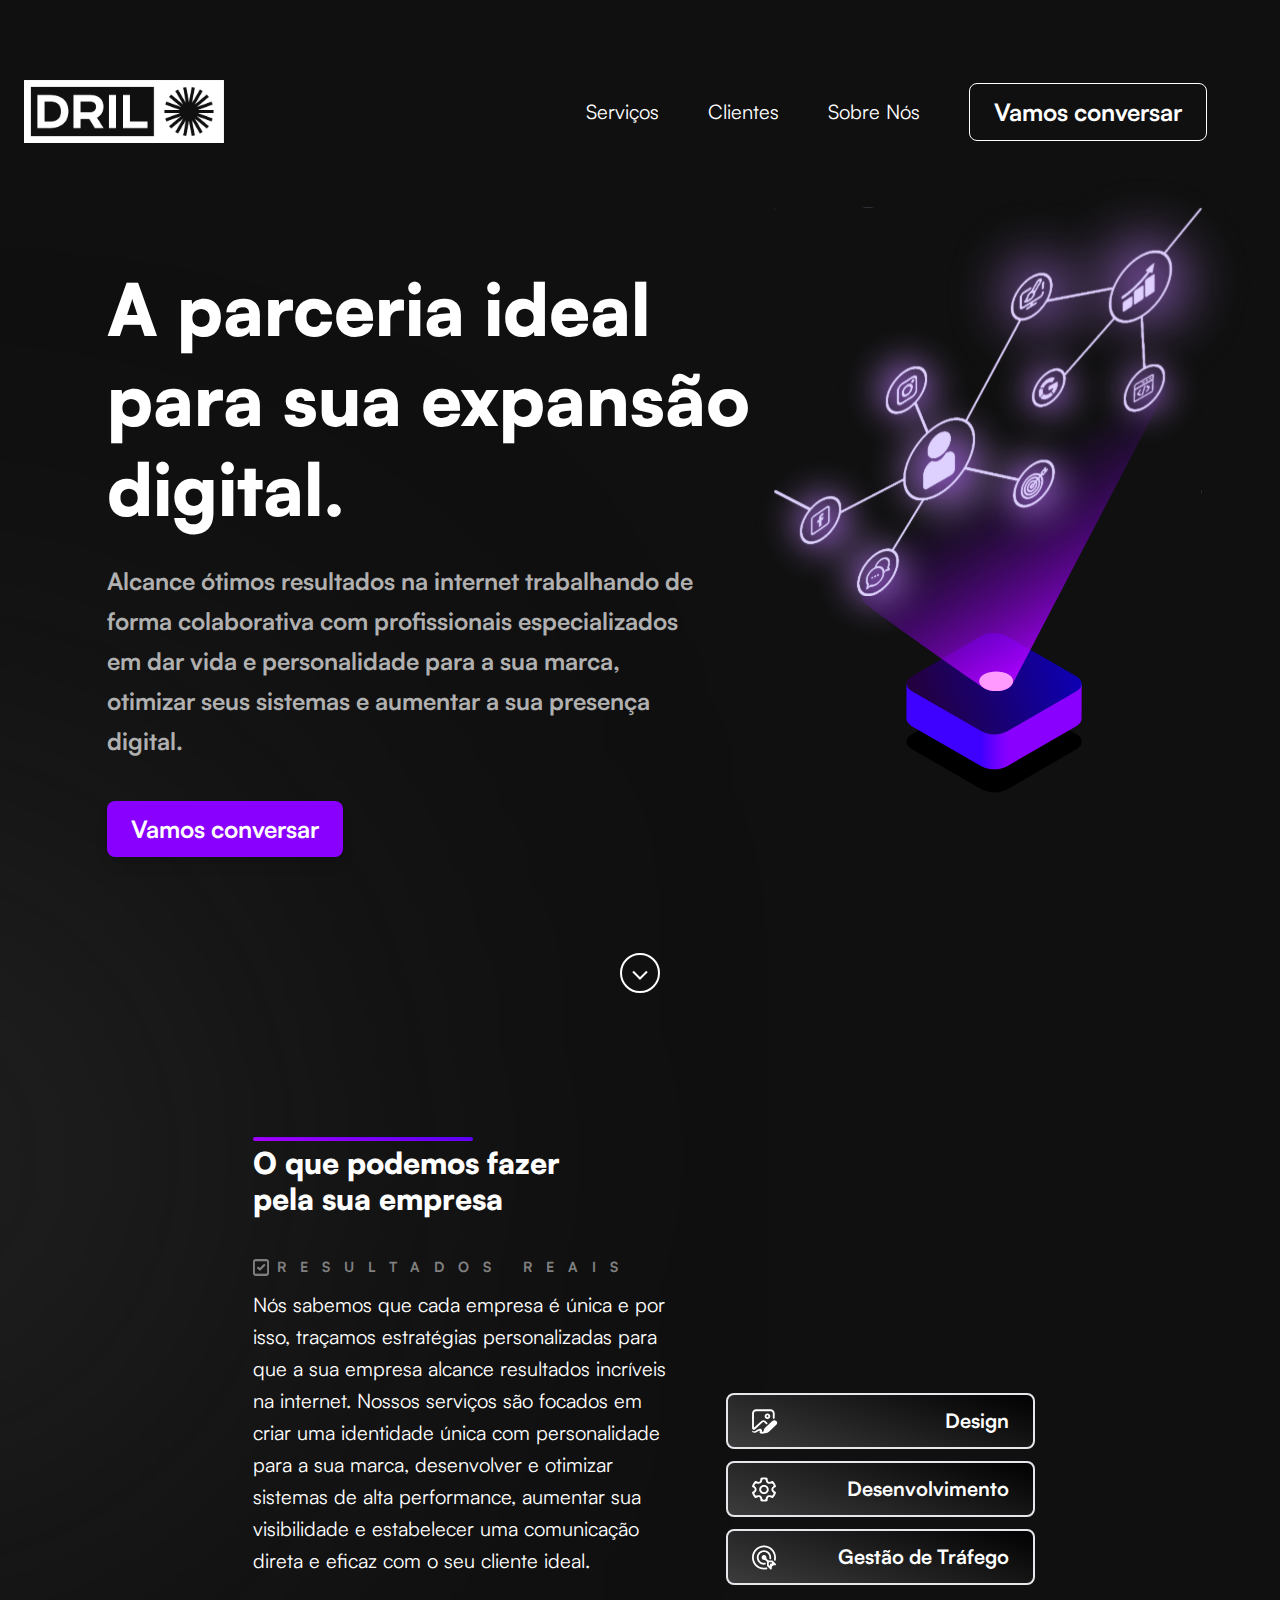
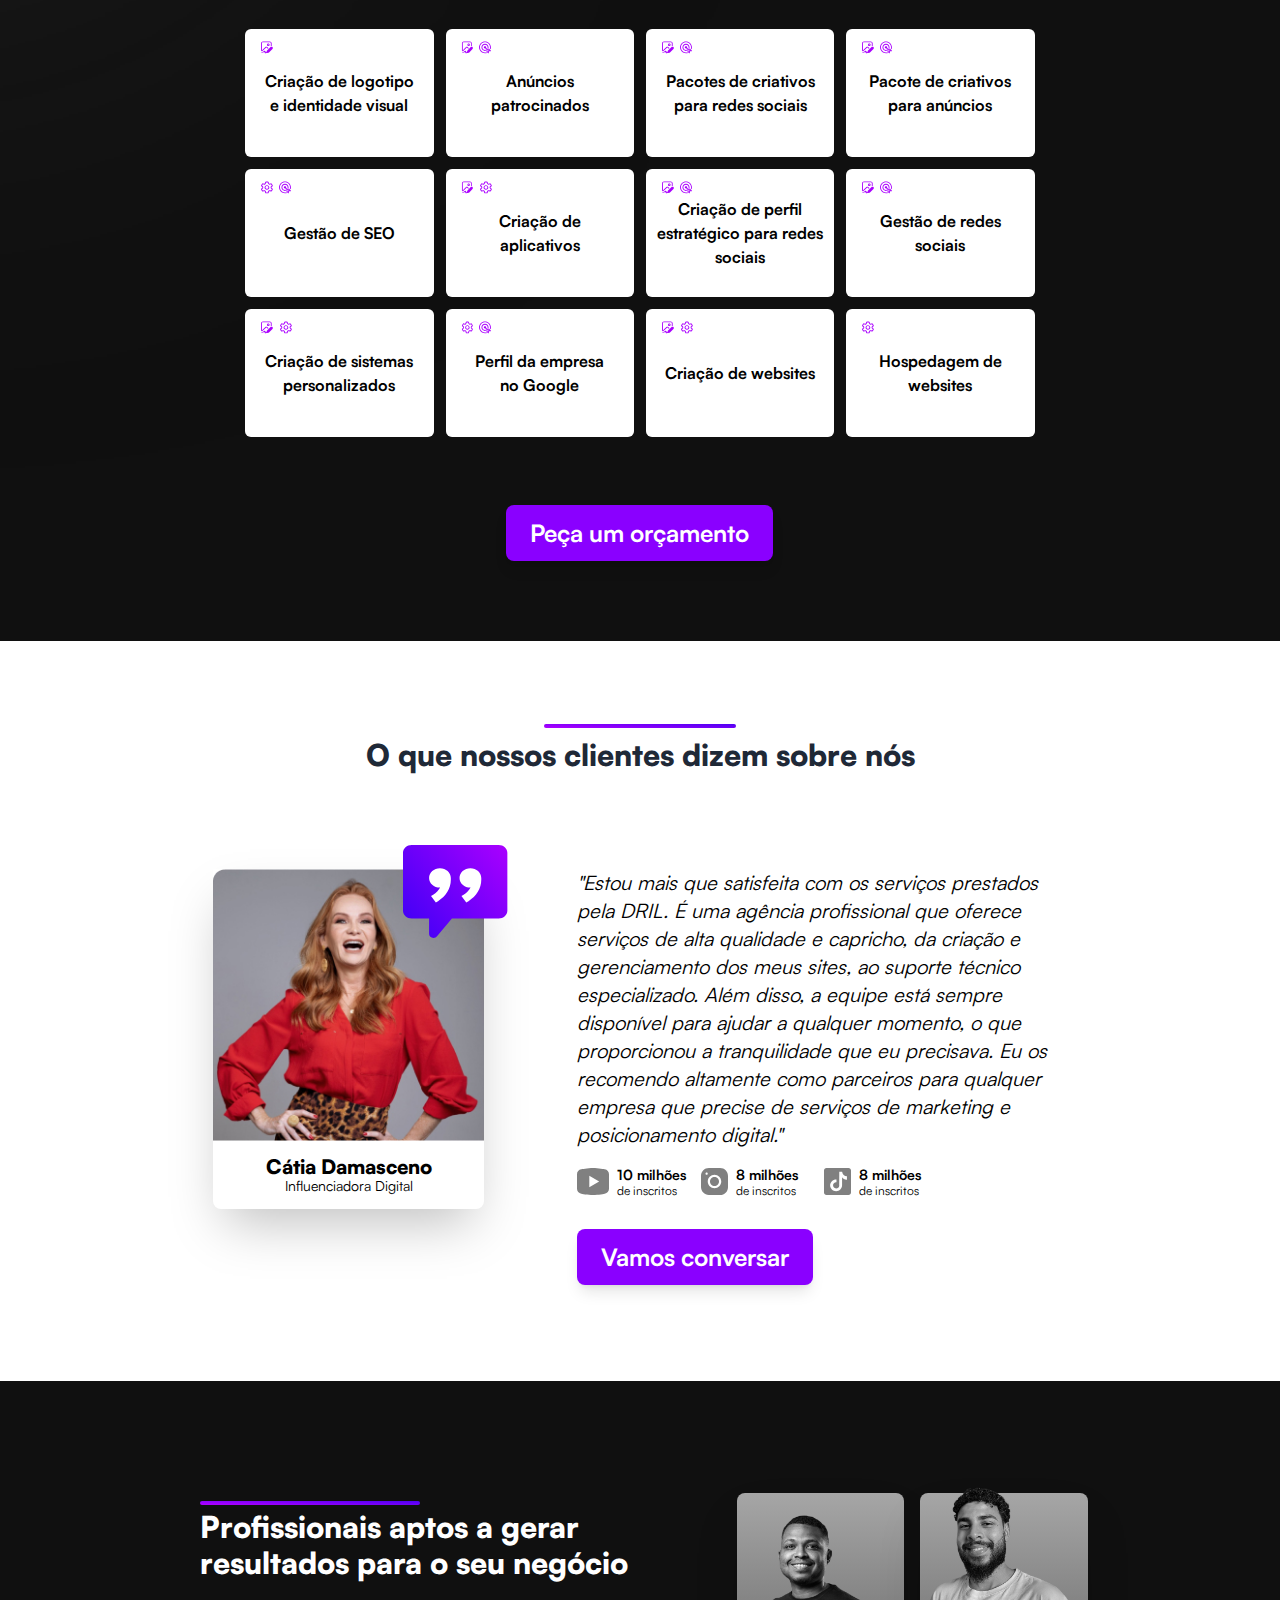
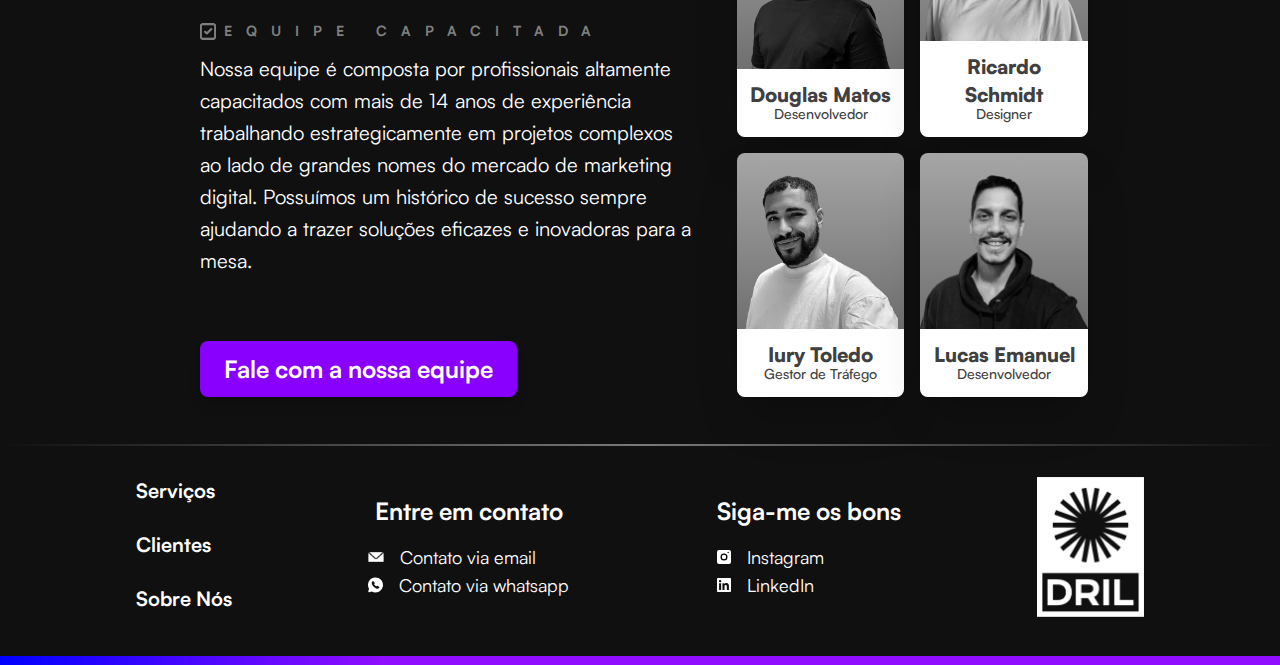
<file: index.html>
<!DOCTYPE html>
<html >
<head><meta charset="utf-8">
<meta name="viewport" content="width=device-width, initial-scale=1"><link rel="modulepreload" as="script" crossorigin href="/_nuxt/entry.3ff61622.js"><link rel="preload" as="style" href="/_nuxt/entry.bcfa0a2f.css"><link rel="prefetch" as="image" type="image/png" href="/_nuxt/logo.1a742d7e.png"><link rel="prefetch" as="image" type="image/svg+xml" href="/_nuxt/menu.3b1747e1.svg"><link rel="prefetch" as="image" type="image/svg+xml" href="/_nuxt/hero.dea8fc3e.svg"><link rel="prefetch" as="image" type="image/svg+xml" href="/_nuxt/arrow-down.08595489.svg"><link rel="prefetch" as="image" type="image/svg+xml" href="/_nuxt/design-purple-icon.f7e75c6c.svg"><link rel="prefetch" as="image" type="image/svg+xml" href="/_nuxt/engine-purple-icon.ef2d5441.svg"><link rel="prefetch" as="image" type="image/svg+xml" href="/_nuxt/trafego-purple-icon.8c36b7fb.svg"><link rel="prefetch" as="image" type="image/svg+xml" href="/_nuxt/check.af55e38b.svg"><link rel="prefetch" as="image" type="image/svg+xml" href="/_nuxt/design-icon.07ded785.svg"><link rel="prefetch" as="image" type="image/svg+xml" href="/_nuxt/engine-icon.2c1772c4.svg"><link rel="prefetch" as="image" type="image/svg+xml" href="/_nuxt/trafego-icon.1290f135.svg"><link rel="prefetch" as="image" type="image/svg+xml" href="/_nuxt/quote.73fd6c3a.svg"><link rel="prefetch" as="image" type="image/jpeg" href="/_nuxt/catia.453a3f93.jpg"><link rel="prefetch" as="image" type="image/svg+xml" href="/_nuxt/yt-gradient-icon.326a9d5d.svg"><link rel="prefetch" as="image" type="image/svg+xml" href="/_nuxt/ig-gradient-icon.cc5c68b7.svg"><link rel="prefetch" as="image" type="image/svg+xml" href="/_nuxt/tk-gradient-icon.9fee7e70.svg"><link rel="prefetch" as="image" type="image/svg+xml" href="/_nuxt/line-vertical.c8111f13.svg"><link rel="prefetch" as="image" type="image/svg+xml" href="/_nuxt/email.32522e08.svg"><link rel="prefetch" as="image" type="image/svg+xml" href="/_nuxt/whatsapp.563fb4f5.svg"><link rel="prefetch" as="image" type="image/svg+xml" href="/_nuxt/instagram.ebb16d8a.svg"><link rel="prefetch" as="image" type="image/svg+xml" href="/_nuxt/linkedin.9e8b5342.svg"><link rel="prefetch" as="image" type="image/png" href="/_nuxt/logo-box-vertical.ce520f54.png"><link rel="prefetch" as="script" crossorigin href="/_nuxt/error-component.21a9b69c.js"><link rel="stylesheet" href="/_nuxt/entry.bcfa0a2f.css"></head>
<body ><div id="__nuxt"></div><script type="application/json" id="__NUXT_DATA__" data-ssr="false">[{"_errors":1,"serverRendered":2,"data":3,"state":4},{},false,{},{}]</script><script>window.__NUXT__={};window.__NUXT__.config={public:{},app:{baseURL:"/",buildAssetsDir:"/_nuxt/",cdnURL:""}}</script><script type="module" src="/_nuxt/entry.3ff61622.js" crossorigin></script></body>
</html>
</file>
<file: _nuxt/entry.bcfa0a2f.css>
/*! tailwindcss v3.3.2 | MIT License | https://tailwindcss.com*/*,:after,:before{border:0 solid #e5e7eb;box-sizing:border-box}:after,:before{--tw-content:""}html{-webkit-text-size-adjust:100%;font-feature-settings:normal;font-family:ui-sans-serif,system-ui,-apple-system,BlinkMacSystemFont,Segoe UI,Roboto,Helvetica Neue,Arial,Noto Sans,sans-serif,Apple Color Emoji,Segoe UI Emoji,Segoe UI Symbol,Noto Color Emoji;font-variation-settings:normal;line-height:1.5;tab-size:4}body{line-height:inherit;margin:0}hr{border-top-width:1px;color:inherit;height:0}abbr:where([title]){-webkit-text-decoration:underline dotted;text-decoration:underline dotted}h1,h2,h3,h4,h5,h6{font-size:inherit;font-weight:inherit}a{color:inherit;text-decoration:inherit}b,strong{font-weight:bolder}code,kbd,pre,samp{font-family:ui-monospace,SFMono-Regular,Menlo,Monaco,Consolas,Liberation Mono,Courier New,monospace;font-size:1em}small{font-size:80%}sub,sup{font-size:75%;line-height:0;position:relative;vertical-align:baseline}sub{bottom:-.25em}sup{top:-.5em}table{border-collapse:collapse;border-color:inherit;text-indent:0}button,input,optgroup,select,textarea{color:inherit;font-family:inherit;font-size:100%;font-weight:inherit;line-height:inherit;margin:0;padding:0}button,select{text-transform:none}[type=button],[type=reset],[type=submit],button{-webkit-appearance:button;background-color:transparent;background-image:none}:-moz-focusring{outline:auto}:-moz-ui-invalid{box-shadow:none}progress{vertical-align:baseline}::-webkit-inner-spin-button,::-webkit-outer-spin-button{height:auto}[type=search]{-webkit-appearance:textfield;outline-offset:-2px}::-webkit-search-decoration{-webkit-appearance:none}::-webkit-file-upload-button{-webkit-appearance:button;font:inherit}summary{display:list-item}blockquote,dd,dl,figure,h1,h2,h3,h4,h5,h6,hr,p,pre{margin:0}fieldset{margin:0}fieldset,legend{padding:0}menu,ol,ul{list-style:none;margin:0;padding:0}textarea{resize:vertical}input::placeholder,textarea::placeholder{color:#9ca3af;opacity:1}[role=button],button{cursor:pointer}:disabled{cursor:default}audio,canvas,embed,iframe,img,object,svg,video{display:block;vertical-align:middle}img,video{height:auto;max-width:100%}[hidden]{display:none}*,:after,:before{--tw-border-spacing-x:0;--tw-border-spacing-y:0;--tw-translate-x:0;--tw-translate-y:0;--tw-rotate:0;--tw-skew-x:0;--tw-skew-y:0;--tw-scale-x:1;--tw-scale-y:1;--tw-pan-x: ;--tw-pan-y: ;--tw-pinch-zoom: ;--tw-scroll-snap-strictness:proximity;--tw-gradient-from-position: ;--tw-gradient-via-position: ;--tw-gradient-to-position: ;--tw-ordinal: ;--tw-slashed-zero: ;--tw-numeric-figure: ;--tw-numeric-spacing: ;--tw-numeric-fraction: ;--tw-ring-inset: ;--tw-ring-offset-width:0px;--tw-ring-offset-color:#fff;--tw-ring-color:rgba(59,130,246,.5);--tw-ring-offset-shadow:0 0 #0000;--tw-ring-shadow:0 0 #0000;--tw-shadow:0 0 #0000;--tw-shadow-colored:0 0 #0000;--tw-blur: ;--tw-brightness: ;--tw-contrast: ;--tw-grayscale: ;--tw-hue-rotate: ;--tw-invert: ;--tw-saturate: ;--tw-sepia: ;--tw-drop-shadow: ;--tw-backdrop-blur: ;--tw-backdrop-brightness: ;--tw-backdrop-contrast: ;--tw-backdrop-grayscale: ;--tw-backdrop-hue-rotate: ;--tw-backdrop-invert: ;--tw-backdrop-opacity: ;--tw-backdrop-saturate: ;--tw-backdrop-sepia: }::backdrop{--tw-border-spacing-x:0;--tw-border-spacing-y:0;--tw-translate-x:0;--tw-translate-y:0;--tw-rotate:0;--tw-skew-x:0;--tw-skew-y:0;--tw-scale-x:1;--tw-scale-y:1;--tw-pan-x: ;--tw-pan-y: ;--tw-pinch-zoom: ;--tw-scroll-snap-strictness:proximity;--tw-gradient-from-position: ;--tw-gradient-via-position: ;--tw-gradient-to-position: ;--tw-ordinal: ;--tw-slashed-zero: ;--tw-numeric-figure: ;--tw-numeric-spacing: ;--tw-numeric-fraction: ;--tw-ring-inset: ;--tw-ring-offset-width:0px;--tw-ring-offset-color:#fff;--tw-ring-color:rgba(59,130,246,.5);--tw-ring-offset-shadow:0 0 #0000;--tw-ring-shadow:0 0 #0000;--tw-shadow:0 0 #0000;--tw-shadow-colored:0 0 #0000;--tw-blur: ;--tw-brightness: ;--tw-contrast: ;--tw-grayscale: ;--tw-hue-rotate: ;--tw-invert: ;--tw-saturate: ;--tw-sepia: ;--tw-drop-shadow: ;--tw-backdrop-blur: ;--tw-backdrop-brightness: ;--tw-backdrop-contrast: ;--tw-backdrop-grayscale: ;--tw-backdrop-hue-rotate: ;--tw-backdrop-invert: ;--tw-backdrop-opacity: ;--tw-backdrop-saturate: ;--tw-backdrop-sepia: }.container{width:100%}@media (min-width:640px){.container{max-width:640px}}@media (min-width:768px){.container{max-width:768px}}@media (min-width:1024px){.container{max-width:1024px}}@media (min-width:1280px){.container{max-width:1280px}}@media (min-width:1536px){.container{max-width:1536px}}.absolute{position:absolute}.relative{position:relative}.-right-3{right:-.75rem}.-top-6{top:-1.5rem}.left-0{left:0}.top-0{top:0}.col-span-1{grid-column:span 1/span 1}.mx-auto{margin-left:auto;margin-right:auto}.my-0{margin-bottom:0;margin-top:0}.my-8{margin-bottom:2rem;margin-top:2rem}.my-auto{margin-bottom:auto;margin-top:auto}.-mb-2{margin-bottom:-.5rem}.mb-0{margin-bottom:0}.mb-14{margin-bottom:3.5rem}.mb-2{margin-bottom:.5rem}.mb-3{margin-bottom:.75rem}.mb-4{margin-bottom:1rem}.mb-5{margin-bottom:1.25rem}.mb-6{margin-bottom:1.5rem}.mb-8{margin-bottom:2rem}.ml-auto{margin-left:auto}.mr-0{margin-right:0}.mr-2{margin-right:.5rem}.mr-auto{margin-right:auto}.mt-10{margin-top:2.5rem}.mt-6{margin-top:1.5rem}.block{display:block}.inline{display:inline}.flex{display:flex}.grid{display:grid}.hidden{display:none}.h-8{height:2rem}.h-\[130px\]{height:130px}.h-\[200px\]{height:200px}.h-full{height:100%}.min-h-screen{min-height:100vh}.w-11\/12{width:91.666667%}.w-3\/12{width:25%}.w-4{width:1rem}.w-7\/12{width:58.333333%}.w-8\/12{width:66.666667%}.w-full{width:100%}.transform{transform:translate(var(--tw-translate-x),var(--tw-translate-y)) rotate(var(--tw-rotate)) skew(var(--tw-skew-x)) skewY(var(--tw-skew-y)) scaleX(var(--tw-scale-x)) scaleY(var(--tw-scale-y))}.cursor-pointer{cursor:pointer}.grid-cols-1{grid-template-columns:repeat(1,minmax(0,1fr))}.grid-cols-2{grid-template-columns:repeat(2,minmax(0,1fr))}.grid-cols-3{grid-template-columns:repeat(3,minmax(0,1fr))}.flex-row{flex-direction:row}.flex-col{flex-direction:column}.items-end{align-items:flex-end}.items-center{align-items:center}.justify-end{justify-content:flex-end}.justify-center{justify-content:center}.justify-between{justify-content:space-between}.justify-evenly{justify-content:space-evenly}.gap-0{gap:0}.gap-1{gap:.25rem}.gap-3{gap:.75rem}.gap-4{gap:1rem}.gap-5{gap:1.25rem}.self-end{align-self:flex-end}.rounded-lg{border-radius:.5rem}.rounded-md{border-radius:.375rem}.rounded-b-lg{border-bottom-left-radius:.5rem;border-bottom-right-radius:.5rem}.border{border-width:1px}.border-2{border-width:2px}.border-white{--tw-border-opacity:1;border-color:#fff;border-color:rgb(255 255 255/var(--tw-border-opacity))}.bg-\[\#161616\]{--tw-bg-opacity:1;background-color:#161616;background-color:rgb(22 22 22/var(--tw-bg-opacity))}.bg-\[\#8A00FF\]{--tw-bg-opacity:1;background-color:#8a00ff;background-color:rgb(138 0 255/var(--tw-bg-opacity))}.bg-gray-200{--tw-bg-opacity:1;background-color:#e5e7eb;background-color:rgb(229 231 235/var(--tw-bg-opacity))}.bg-white{--tw-bg-opacity:1;background-color:#fff;background-color:rgb(255 255 255/var(--tw-bg-opacity))}.bg-gradient-to-b{background-image:linear-gradient(to bottom,var(--tw-gradient-stops))}.from-\[\#A6A6A6\]{--tw-gradient-from:#a6a6a6 var(--tw-gradient-from-position);--tw-gradient-to:hsla(0,0%,65%,0) var(--tw-gradient-to-position);--tw-gradient-stops:var(--tw-gradient-from),var(--tw-gradient-to)}.to-\[\#5A5A5A\]{--tw-gradient-to:#5a5a5a var(--tw-gradient-to-position)}.p-1{padding:.25rem}.p-2{padding:.5rem}.p-3{padding:.75rem}.p-6{padding:1.5rem}.px-10{padding-left:2.5rem;padding-right:2.5rem}.px-2{padding-left:.5rem;padding-right:.5rem}.px-4{padding-left:1rem;padding-right:1rem}.px-5{padding-left:1.25rem;padding-right:1.25rem}.px-6{padding-left:1.5rem;padding-right:1.5rem}.px-8{padding-left:2rem;padding-right:2rem}.py-1{padding-bottom:.25rem;padding-top:.25rem}.py-10{padding-bottom:2.5rem;padding-top:2.5rem}.py-3{padding-bottom:.75rem;padding-top:.75rem}.py-4{padding-bottom:1rem;padding-top:1rem}.py-6{padding-bottom:1.5rem;padding-top:1.5rem}.pb-2{padding-bottom:.5rem}.pb-20{padding-bottom:5rem}.pt-16{padding-top:4rem}.pt-20{padding-top:5rem}.text-left{text-align:left}.text-center{text-align:center}.text-right{text-align:right}.text-2xl{font-size:1.5rem;line-height:2rem}.text-3xl{font-size:1.875rem;line-height:2.25rem}.text-4xl{font-size:2.25rem;line-height:2.5rem}.text-\[10px\]{font-size:10px}.text-\[11px\]{font-size:11px}.text-\[18px\]{font-size:18px}.text-\[1rem\]{font-size:1rem}.text-\[20px\]{font-size:20px}.text-\[24px\]{font-size:24px}.text-\[40px\]{font-size:40px}.text-lg{font-size:1.125rem;line-height:1.75rem}.text-sm{font-size:.875rem;line-height:1.25rem}.text-xl{font-size:1.25rem;line-height:1.75rem}.text-xs{font-size:.75rem;line-height:1rem}.font-black{font-weight:900}.font-bold{font-weight:700}.font-medium{font-weight:500}.font-normal{font-weight:400}.normal-case{text-transform:none}.italic{font-style:italic}.leading-7{line-height:1.75rem}.leading-none{line-height:1}.leading-tight{line-height:1.25}.tracking-\[0\.5em\]{letter-spacing:.5em}.text-\[\#404040\]{--tw-text-opacity:1;color:#404040;color:rgb(64 64 64/var(--tw-text-opacity))}.text-\[\#808080\]{--tw-text-opacity:1;color:gray;color:rgb(128 128 128/var(--tw-text-opacity))}.text-\[\#B0B0B0\]{--tw-text-opacity:1;color:#b0b0b0;color:rgb(176 176 176/var(--tw-text-opacity))}.text-black{--tw-text-opacity:1;color:#000;color:rgb(0 0 0/var(--tw-text-opacity))}.text-gray-500{--tw-text-opacity:1;color:#6b7280;color:rgb(107 114 128/var(--tw-text-opacity))}.text-gray-600{--tw-text-opacity:1;color:#4b5563;color:rgb(75 85 99/var(--tw-text-opacity))}.text-gray-800{--tw-text-opacity:1;color:#1f2937;color:rgb(31 41 55/var(--tw-text-opacity))}.text-gray-900{--tw-text-opacity:1;color:#111827;color:rgb(17 24 39/var(--tw-text-opacity))}.text-white{--tw-text-opacity:1;color:#fff;color:rgb(255 255 255/var(--tw-text-opacity))}.shadow{--tw-shadow:0 1px 3px 0 rgba(0,0,0,.1),0 1px 2px -1px rgba(0,0,0,.1);--tw-shadow-colored:0 1px 3px 0 var(--tw-shadow-color),0 1px 2px -1px var(--tw-shadow-color);box-shadow:0 0 #0000,0 0 #0000,0 1px 3px #0000001a,0 1px 2px -1px #0000001a;box-shadow:var(--tw-ring-offset-shadow,0 0 #0000),var(--tw-ring-shadow,0 0 #0000),var(--tw-shadow)}.shadow-2xl{--tw-shadow:0 25px 50px -12px rgba(0,0,0,.25);--tw-shadow-colored:0 25px 50px -12px var(--tw-shadow-color);box-shadow:0 0 #0000,0 0 #0000,0 25px 50px -12px #00000040;box-shadow:var(--tw-ring-offset-shadow,0 0 #0000),var(--tw-ring-shadow,0 0 #0000),var(--tw-shadow)}.shadow-lg{--tw-shadow:0 10px 15px -3px rgba(0,0,0,.1),0 4px 6px -4px rgba(0,0,0,.1);--tw-shadow-colored:0 10px 15px -3px var(--tw-shadow-color),0 4px 6px -4px var(--tw-shadow-color);box-shadow:0 0 #0000,0 0 #0000,0 10px 15px -3px #0000001a,0 4px 6px -4px #0000001a;box-shadow:var(--tw-ring-offset-shadow,0 0 #0000),var(--tw-ring-shadow,0 0 #0000),var(--tw-shadow)}.blur{--tw-blur:blur(8px);filter:blur(8px) var(--tw-brightness) var(--tw-contrast) var(--tw-grayscale) var(--tw-hue-rotate) var(--tw-invert) var(--tw-saturate) var(--tw-sepia) var(--tw-drop-shadow)}.blur,.filter{filter:var(--tw-blur) var(--tw-brightness) var(--tw-contrast) var(--tw-grayscale) var(--tw-hue-rotate) var(--tw-invert) var(--tw-saturate) var(--tw-sepia) var(--tw-drop-shadow)}.backdrop-filter{-webkit-backdrop-filter:var(--tw-backdrop-blur) var(--tw-backdrop-brightness) var(--tw-backdrop-contrast) var(--tw-backdrop-grayscale) var(--tw-backdrop-hue-rotate) var(--tw-backdrop-invert) var(--tw-backdrop-opacity) var(--tw-backdrop-saturate) var(--tw-backdrop-sepia);backdrop-filter:var(--tw-backdrop-blur) var(--tw-backdrop-brightness) var(--tw-backdrop-contrast) var(--tw-backdrop-grayscale) var(--tw-backdrop-hue-rotate) var(--tw-backdrop-invert) var(--tw-backdrop-opacity) var(--tw-backdrop-saturate) var(--tw-backdrop-sepia)}.transition{transition-property:color,background-color,border-color,text-decoration-color,fill,stroke,opacity,box-shadow,transform,filter,-webkit-backdrop-filter;transition-property:color,background-color,border-color,text-decoration-color,fill,stroke,opacity,box-shadow,transform,filter,backdrop-filter;transition-property:color,background-color,border-color,text-decoration-color,fill,stroke,opacity,box-shadow,transform,filter,backdrop-filter,-webkit-backdrop-filter;transition-timing-function:cubic-bezier(.4,0,.2,1)}.duration-150,.transition{transition-duration:.15s}.ease-out{transition-timing-function:cubic-bezier(0,0,.2,1)}.placeholder\:text-gray-400::placeholder{--tw-text-opacity:1;color:#9ca3af;color:rgb(156 163 175/var(--tw-text-opacity))}.hover\:-translate-y-2:hover{--tw-translate-y:-.5rem;transform:translate(var(--tw-translate-x),-.5rem) rotate(var(--tw-rotate)) skew(var(--tw-skew-x)) skewY(var(--tw-skew-y)) scaleX(var(--tw-scale-x)) scaleY(var(--tw-scale-y));transform:translate(var(--tw-translate-x),var(--tw-translate-y)) rotate(var(--tw-rotate)) skew(var(--tw-skew-x)) skewY(var(--tw-skew-y)) scaleX(var(--tw-scale-x)) scaleY(var(--tw-scale-y))}.hover\:text-\[\#8A00FF\]:hover{--tw-text-opacity:1;color:#8a00ff;color:rgb(138 0 255/var(--tw-text-opacity))}.hover\:shadow-\[\#8A00FF\]\/50:hover{--tw-shadow-color:rgba(138,0,255,.5);--tw-shadow:var(--tw-shadow-colored)}.hover\:ease-in:hover{transition-timing-function:cubic-bezier(.4,0,1,1)}@media (min-width:640px){.sm\:pt-5{padding-top:1.25rem}}@media (min-width:768px){.md\:flex{display:flex}.md\:h-\[154px\]{height:154px}.md\:h-\[244px\]{height:244px}.md\:w-1\/3{width:33.333333%}.md\:w-11\/12{width:91.666667%}.md\:p-3{padding:.75rem}.md\:text-2xl{font-size:1.5rem;line-height:2rem}.md\:text-lg{font-size:1.125rem;line-height:1.75rem}.md\:text-sm{font-size:.875rem;line-height:1.25rem}.md\:text-xl{font-size:1.25rem;line-height:1.75rem}.md\:tracking-\[1em\]{letter-spacing:1em}}@media (min-width:1024px){.lg\:absolute{position:absolute}.lg\:-right-6{right:-1.5rem}.lg\:col-span-1{grid-column:span 1/span 1}.lg\:col-span-2{grid-column:span 2/span 2}.lg\:col-span-3{grid-column:span 3/span 3}.lg\:col-span-4{grid-column:span 4/span 4}.lg\:col-span-5{grid-column:span 5/span 5}.lg\:col-span-7{grid-column:span 7/span 7}.lg\:col-start-6{grid-column-start:6}.lg\:my-0{margin-top:0}.lg\:mb-0,.lg\:my-0{margin-bottom:0}.lg\:mb-1{margin-bottom:.25rem}.lg\:mb-10{margin-bottom:2.5rem}.lg\:mb-3{margin-bottom:.75rem}.lg\:mb-7{margin-bottom:1.75rem}.lg\:ml-0{margin-left:0}.lg\:mt-24{margin-top:6rem}.lg\:block{display:block}.lg\:hidden{display:none}.lg\:w-1\/12{width:8.333333%}.lg\:w-10\/12{width:83.333333%}.lg\:w-5\/12{width:41.666667%}.lg\:w-5\/6{width:83.333333%}.lg\:w-6\/12{width:50%}.lg\:w-8\/12{width:66.666667%}.lg\:w-9\/12{width:75%}.lg\:w-auto{width:auto}.lg\:w-full{width:100%}.lg\:grid-cols-12{grid-template-columns:repeat(12,minmax(0,1fr))}.lg\:grid-cols-2{grid-template-columns:repeat(2,minmax(0,1fr))}.lg\:grid-cols-3{grid-template-columns:repeat(3,minmax(0,1fr))}.lg\:grid-cols-4{grid-template-columns:repeat(4,minmax(0,1fr))}.lg\:grid-cols-5{grid-template-columns:repeat(5,minmax(0,1fr))}.lg\:flex-row{flex-direction:row}.lg\:items-center{align-items:center}.lg\:justify-start{justify-content:flex-start}.lg\:justify-end{justify-content:flex-end}.lg\:gap-4{gap:1rem}.lg\:self-start{align-self:flex-start}.lg\:px-0{padding-left:0;padding-right:0}.lg\:px-2{padding-left:.5rem;padding-right:.5rem}.lg\:px-6{padding-left:1.5rem;padding-right:1.5rem}.lg\:px-8{padding-left:2rem;padding-right:2rem}.lg\:py-0{padding-bottom:0;padding-top:0}.lg\:py-10{padding-bottom:2.5rem;padding-top:2.5rem}.lg\:py-20{padding-bottom:5rem;padding-top:5rem}.lg\:py-24{padding-bottom:6rem;padding-top:6rem}.lg\:py-28{padding-bottom:7rem;padding-top:7rem}.lg\:pb-0{padding-bottom:0}.lg\:pr-6{padding-right:1.5rem}.lg\:pt-20{padding-top:5rem}.lg\:pt-28{padding-top:7rem}.lg\:text-left{text-align:left}.lg\:text-center{text-align:center}.lg\:text-2xl{font-size:1.5rem;line-height:2rem}.lg\:text-3xl{font-size:1.875rem;line-height:2.25rem}.lg\:text-7xl{font-size:4.5rem;line-height:1}.lg\:text-\[20px\]{font-size:20px}.lg\:text-base{font-size:1rem;line-height:1.5rem}.lg\:text-lg{font-size:1.125rem;line-height:1.75rem}.lg\:leading-10{line-height:2.5rem}.lg\:leading-8{line-height:2rem}.lg\:leading-tight{line-height:1.25}}.menu p{font-weight:400}.menu-item:before{background:linear-gradient(254.84deg,#a0f 68.96%,#00f 115.78%);border-radius:2px;bottom:-.5rem;content:"";display:flex;height:2px;left:0;position:absolute;transition-duration:.3s;width:0}.menu-item:hover:before{width:100%}.logo-menu{height:100%;width:200px!important}#sidemenu::backdrop{backdrop-filter:blur(5.9px);-webkit-backdrop-filter:blur(5.9px);background:hsla(0,0%,100%,.19);box-shadow:0 4px 30px #0000001a}#sidemenu[open]{display:flex!important}@media (max-width:800px){.logo-menu{width:150px!important}}@media (min-width:800px){img.hero{left:-5rem;min-width:32rem;top:-6rem}}.servicos .card img{margin:0 3px;width:.8rem}.card{max-height:8rem;min-height:8rem}.servicos{margin:0 auto}.divisa{background:radial-gradient(100% 883599.95% at 100% 0,hsla(0,0%,100%,0) 0,#fff 50.06%,hsla(0,0%,100%,0) 100%,hsla(0,0%,100%,0) 0);border:1px solid}.background{background:#303030;border-radius:642px;filter:blur(250px);height:600px;left:-23%;position:absolute;transition-duration:.3s;width:600px}.setor-icon{background:linear-gradient(198deg,#010101,#3c3c3c)}.clientes .logo{position:absolute;right:-10rem;top:30%;transform:rotate(50deg)}.title-client:before{background:linear-gradient(2deg,#a0f 6.93%,#4300f1 109.99%);border-radius:15px;content:"";height:4px;left:50%;position:absolute;top:-.8rem;transform:translate(-50%);width:15vw}.redes a:hover{fill:#8a00ff!important}@media (max-width:700px){.title-client:before{width:24vw}}.sobre{margin:0 auto}.sobre .logo{left:-14rem;position:absolute;top:40%;transform:rotate(-160deg)}.sobre .backdrop .gradient-blue-blur{background:#00f;filter:blur(500px);height:514px;left:-10rem;position:absolute;top:2rem;width:348px}.sobre .backdrop .gradient-purple-blur{background:#7c3fff;filter:blur(500px);height:474px;position:absolute;right:-25rem;top:50%;width:477px}footer{margin:0 auto;padding:2rem 0}footer:after{background:#00f;background:linear-gradient(90deg,#00f,#910dff 30%);bottom:0;content:"";display:block;height:.6rem;left:0;position:absolute;width:100%}.footer-menu-item:before{background:linear-gradient(254.84deg,#a0f 68.96%,#00f 115.78%);border-radius:2px;content:"";display:flex;height:0;left:-.5rem;position:absolute;top:.5rem;transition-duration:.3s;width:2px}.footer-menu-item:hover:before{height:1rem}footer a{display:flex}footer a img{margin:0 1rem 0 0}@media (max-width:600px){footer .link{flex-direction:row-reverse;justify-content:end}footer .link img{margin:0 0 0 1rem}}@font-face{font-family:Satoshi;font-weight:400;src:url(./Satoshi-Regular.711c6243.otf) format("truetype")}@font-face{font-family:Satoshi;font-weight:700;src:url(./Satoshi-Bold.50e4f9b7.otf) format("truetype")}@font-face{font-family:Satoshi;font-weight:300;src:url(./Satoshi-Light.f9b532a1.otf) format("truetype")}@font-face{font-family:Satoshi;font-weight:800;src:url(./Satoshi-Black.49bdb8b9.otf) format("truetype")}@font-face{font-family:Satoshi;font-weight:500;src:url(./Satoshi-Medium.93330866.otf) format("truetype")}html{scroll-behavior:smooth}body{background:#101010}.satoshi,body{font-family:Satoshi}.custom-container{margin:0 auto;max-width:90vw}.title h2{display:inline;text-align:left}.title h2:before{background:linear-gradient(2deg,#a0f 6.93%,#4300f1 109.99%);border-radius:2px;content:"";display:flex;height:4px;left:0;position:absolute;top:-.5rem;width:220px}.background{background:#404040;border-radius:515px;filter:blur(300px);height:515px;left:-20rem;position:absolute;top:100vh;width:425px;z-index:-1}.background.right{left:unset;right:-20rem;top:150vh}@media (max-width:890px){.title h2:before{left:34%;width:110px}.leading-11{line-height:48px}.title h2{text-align:center}.background{top:50vh}}
</file>
